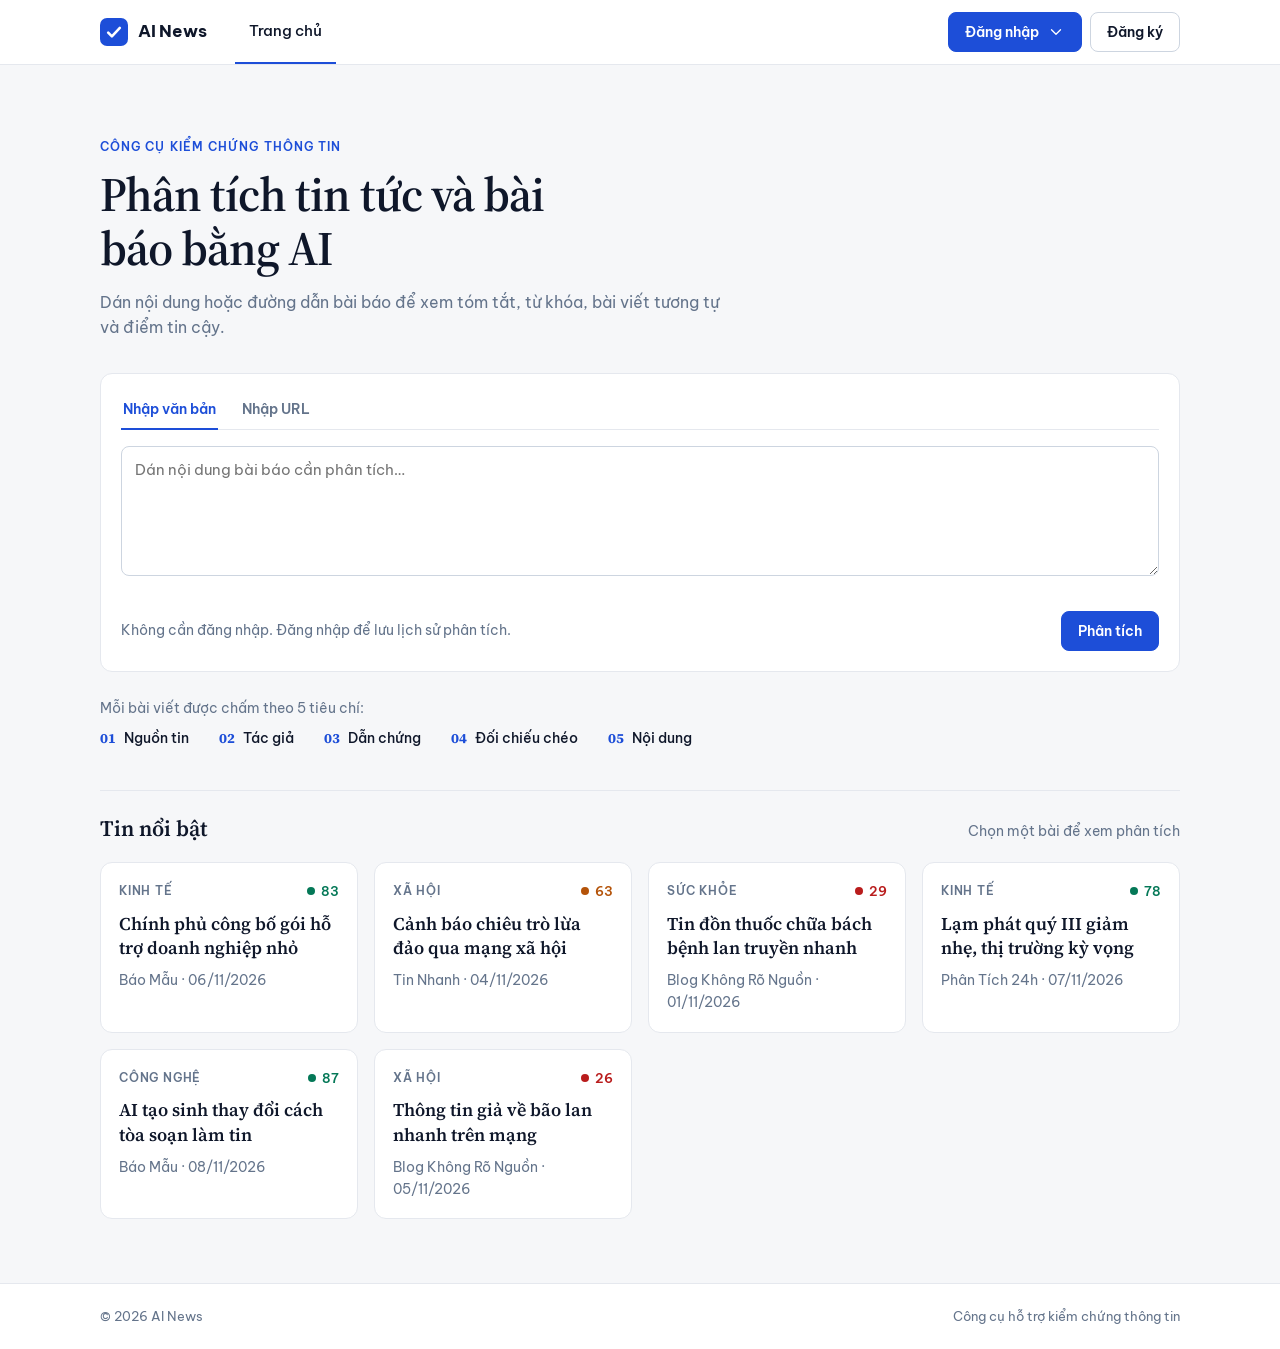
<file: index.html>
<!DOCTYPE html>
<html lang="vi">
<head>
<meta charset="utf-8">
<meta name="viewport" content="width=device-width, initial-scale=1, viewport-fit=cover">
<title>AI News – Phân tích tin tức bằng AI</title>
<link rel="icon" href="data:image/svg+xml,%3Csvg xmlns='http://www.w3.org/2000/svg' viewBox='0 0 24 24'%3E%3Crect width='24' height='24' rx='6' fill='%231d4ed8'/%3E%3Cpath d='M7 12.5l3.2 3.2L17 8.5' fill='none' stroke='white' stroke-width='2.2' stroke-linecap='round'/%3E%3C/svg%3E">
<link rel="preconnect" href="https://fonts.googleapis.com"><link rel="preconnect" href="https://fonts.gstatic.com" crossorigin>
<link href="https://fonts.googleapis.com/css2?family=Be+Vietnam+Pro:wght@400;500;600;700&family=Source+Serif+4:wght@500;600&display=swap" rel="stylesheet">
<link rel="stylesheet" href="assets/css/base.css">
<link rel="stylesheet" href="assets/css/layout.css">
<link rel="stylesheet" href="assets/css/components.css">
<link rel="stylesheet" href="assets/css/pages.css">
<link rel="stylesheet" href="assets/css/responsive.css">
</head>
<body>
<header class="hd" id="header"></header>
<main class="wrap" id="app"></main>
<footer id="footer"></footer>
<div id="ts" role="status"></div>
<noscript>Trang cần bật JavaScript để hoạt động.</noscript>

<!-- Thứ tự nạp: core -> models -> views -> controllers -> khởi động -->
<script src="app/core/app.js"></script>
<script src="app/core/utils.js"></script>
<script src="app/core/validator.js"></script>
<script src="app/models/AnalysisModel.js"></script>
<script src="app/models/database.js"></script>
<script src="app/models/UserModel.js"></script>
<script src="app/models/CategoryModel.js"></script>
<script src="app/models/SourceModel.js"></script>
<script src="app/models/ArticleModel.js"></script>
<script src="app/models/BookmarkModel.js"></script>
<script src="app/models/ReportModel.js"></script>
<script src="app/models/HistoryModel.js"></script>
<script src="app/core/session.js"></script>
<script src="app/views/components/icons.js"></script>
<script src="app/views/components/ui.js"></script>
<script src="app/views/LayoutView.js"></script>
<script src="app/views/HomeView.js"></script>
<script src="app/views/AuthView.js"></script>
<script src="app/views/ResultView.js"></script>
<script src="app/views/DashboardView.js"></script>
<script src="app/views/HistoryView.js"></script>
<script src="app/views/BookmarksView.js"></script>
<script src="app/views/MyReportsView.js"></script>
<script src="app/views/ProfileView.js"></script>
<script src="app/views/admin/AdminLayoutView.js"></script>
<script src="app/views/admin/OverviewView.js"></script>
<script src="app/views/admin/UsersView.js"></script>
<script src="app/views/admin/ArticlesView.js"></script>
<script src="app/views/admin/SourcesView.js"></script>
<script src="app/views/admin/CategoriesView.js"></script>
<script src="app/views/admin/ReportsView.js"></script>
<script src="app/core/events.js"></script>
<script src="app/core/router.js"></script>
<script src="app/controllers/LayoutController.js"></script>
<script src="app/controllers/AuthController.js"></script>
<script src="app/controllers/HomeController.js"></script>
<script src="app/controllers/ArticleController.js"></script>
<script src="app/controllers/UserController.js"></script>
<script src="app/controllers/AdminController.js"></script>
<script src="app/main.js"></script>
</body>
</html>
</file>
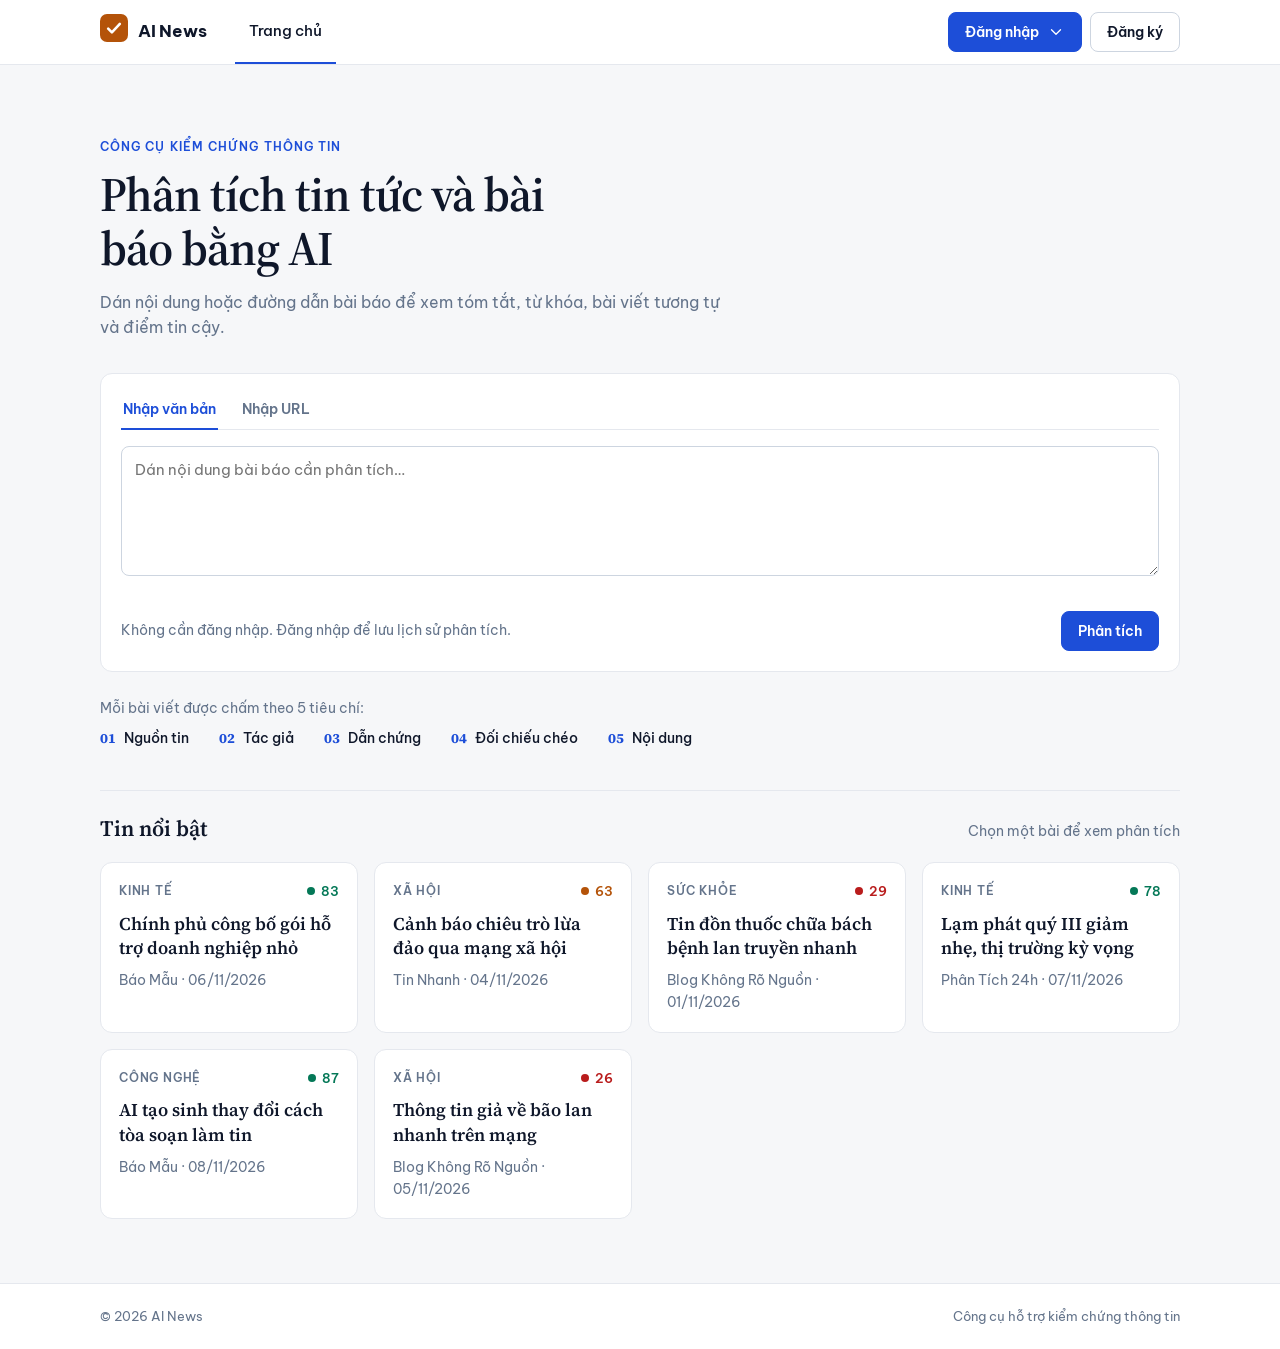
<file: frontend/index.html>
<!DOCTYPE html>
<html lang="vi">
<head>
<meta charset="utf-8">
<meta name="viewport" content="width=device-width, initial-scale=1, viewport-fit=cover">
<title>AI News – Phân tích tin tức bằng AI</title>
<link rel="icon" href="data:image/svg+xml,%3Csvg xmlns='http://www.w3.org/2000/svg' viewBox='0 0 24 24'%3E%3Crect width='24' height='24' rx='6' fill='%231d4ed8'/%3E%3Cpath d='M7 12.5l3.2 3.2L17 8.5' fill='none' stroke='white' stroke-width='2.2' stroke-linecap='round'/%3E%3C/svg%3E">
<link rel="preconnect" href="https://fonts.googleapis.com"><link rel="preconnect" href="https://fonts.gstatic.com" crossorigin>
<link href="https://fonts.googleapis.com/css2?family=Be+Vietnam+Pro:wght@400;500;600;700&family=Source+Serif+4:wght@500;600&display=swap" rel="stylesheet">
<link rel="stylesheet" href="assets/css/base.css">
<link rel="stylesheet" href="assets/css/layout.css">
<link rel="stylesheet" href="assets/css/components.css">
<link rel="stylesheet" href="assets/css/pages.css">
<link rel="stylesheet" href="assets/css/responsive.css">
</head>
<body>
<header class="hd" id="header"></header>
<main class="wrap" id="app"></main>
<footer id="footer"></footer>
<div id="ts" role="status"></div>
<noscript>Trang cần bật JavaScript để hoạt động.</noscript>

<!-- Thứ tự nạp: core -> models -> views -> controllers -> khởi động -->
<script src="app/core/app.js"></script>
<script src="app/core/utils.js"></script>
<script src="app/core/api.js"></script>
<script src="app/core/validator.js"></script>
<script src="app/models/AnalysisModel.js"></script>
<script src="app/models/database.js"></script>
<script src="app/models/UserModel.js"></script>
<script src="app/models/CategoryModel.js"></script>
<script src="app/models/SourceModel.js"></script>
<script src="app/models/ArticleModel.js"></script>
<script src="app/models/BookmarkModel.js"></script>
<script src="app/models/ReportModel.js"></script>
<script src="app/models/HistoryModel.js"></script>
<script src="app/core/session.js"></script>
<script src="app/views/components/icons.js"></script>
<script src="app/views/components/ui.js"></script>
<script src="app/views/LayoutView.js"></script>
<script src="app/views/HomeView.js"></script>
<script src="app/views/AuthView.js"></script>
<script src="app/views/ResultView.js"></script>
<script src="app/views/DashboardView.js"></script>
<script src="app/views/HistoryView.js"></script>
<script src="app/views/BookmarksView.js"></script>
<script src="app/views/MyReportsView.js"></script>
<script src="app/views/ProfileView.js"></script>
<script src="app/views/admin/AdminLayoutView.js"></script>
<script src="app/views/admin/OverviewView.js"></script>
<script src="app/views/admin/UsersView.js"></script>
<script src="app/views/admin/ArticlesView.js"></script>
<script src="app/views/admin/SourcesView.js"></script>
<script src="app/views/admin/CategoriesView.js"></script>
<script src="app/views/admin/ReportsView.js"></script>
<script src="app/core/events.js"></script>
<script src="app/core/router.js"></script>
<script src="app/controllers/LayoutController.js"></script>
<script src="app/controllers/AuthController.js"></script>
<script src="app/controllers/HomeController.js"></script>
<script src="app/controllers/ArticleController.js"></script>
<script src="app/controllers/UserController.js"></script>
<script src="app/controllers/AdminController.js"></script>
<script src="app/main.js"></script>
</body>
</html>
</file>
<file: assets/css/base.css>
/* Biến màu, reset, kiểu chữ nền tảng */
:root{--bg:#f6f7f9;--card:#fff;--tx:#0f172a;--mut:#64748b;--pri:#1d4ed8;--pri2:#1a3fb0;--on:#fff;--soft:#eef2ff;--bd:#e5e8ee;--line:#cdd5e0;--ok:#047857;--warn:#b45309;--bad:#b91c1c;--fd:"Source Serif 4",Georgia,"Times New Roman",serif;box-sizing:border-box;padding-top:env(safe-area-inset-top,0px);padding-bottom:env(safe-area-inset-bottom,0px)}
@media(prefers-color-scheme:dark){:root:not([data-theme="light"]){--bg:#0a1120;--card:#101a2e;--tx:#e7ecf6;--mut:#93a1ba;--pri:#6f9cff;--pri2:#9bbcff;--on:#0a1120;--soft:#15233f;--bd:#1d2a45;--line:#2c3c5c;--ok:#34d399;--warn:#fbbf24;--bad:#f87171}}
:root[data-theme="dark"]{--bg:#0a1120;--card:#101a2e;--tx:#e7ecf6;--mut:#93a1ba;--pri:#6f9cff;--pri2:#9bbcff;--on:#0a1120;--soft:#15233f;--bd:#1d2a45;--line:#2c3c5c;--ok:#34d399;--warn:#fbbf24;--bad:#f87171}
html{scroll-padding-top:env(safe-area-inset-top,0px);color-scheme:light dark}
*{box-sizing:border-box;margin:0}
body{background:var(--bg);color:var(--tx);font:15px/1.6 "Be Vietnam Pro",system-ui,-apple-system,"Segoe UI",Roboto,sans-serif;-webkit-font-smoothing:antialiased}
a{color:inherit;text-decoration:none}
.wrap{max-width:1120px;margin:auto;padding:0 20px}
.ic{width:18px;height:18px;fill:none;stroke:currentColor;stroke-width:1.75;stroke-linecap:round;stroke-linejoin:round;flex:none}
.ic.big{width:44px;height:44px;color:var(--ok);margin-bottom:6px}
.page{padding:32px 0 64px;animation:in .25s}
@keyframes in{from{opacity:0;transform:translateY(6px)}}
.bad{border-color:var(--bad)!important}
.er{color:var(--bad);font-size:12.5px;min-height:18px}
h2.t{font-family:var(--fd);font-weight:600;font-size:26px;line-height:1.25;letter-spacing:-.01em}
.mut{color:var(--mut);font-size:13.5px}
.row{display:flex;justify-content:space-between;align-items:center;gap:12px;flex-wrap:wrap}
.lnk{color:var(--pri);font-weight:600;background:none;border:0;padding:0;font:inherit;font-weight:600;cursor:pointer}
.empty{text-align:center;padding:40px 12px;color:var(--mut)}
.empty .t{color:var(--tx);margin-bottom:6px}
</file>
<file: assets/css/layout.css>
/* Khung trang: header, điều hướng, menu xổ xuống, footer, toast */
.hd{position:sticky;top:env(safe-area-inset-top,0px);z-index:11;background:var(--card);border-bottom:1px solid var(--bd)}
.nav{display:flex;align-items:center;gap:8px;height:64px;position:relative}
.logo{display:flex;align-items:center;gap:10px;font-weight:700;font-size:17px;letter-spacing:-.01em;margin-right:20px}
.mk{width:28px;height:28px;color:var(--pri)}
nav{display:flex;margin-right:auto}
nav a{display:flex;align-items:center;height:64px;padding:0 14px;color:var(--mut);font-weight:500;border-bottom:2px solid transparent;transition:color .15s,border-color .15s}
nav a:hover{color:var(--tx)}
nav a.on{color:var(--tx);border-color:var(--pri)}
#au{display:flex;gap:8px;align-items:center}
.dd{position:relative}
.menu{display:none;position:absolute;right:0;top:calc(100% + 8px);width:300px;max-width:calc(100vw - 32px);background:var(--card);border:1px solid var(--bd);border-radius:10px;padding:6px;box-shadow:0 14px 36px rgba(15,23,42,.14);z-index:20}
.dd.open .menu{display:block}
.menu a,.menu button{display:flex;gap:12px;align-items:flex-start;width:100%;text-align:left;padding:10px 12px;border:0;background:none;border-radius:8px;color:var(--tx);font:inherit;cursor:pointer;transition:background .15s}
.menu a:hover,.menu button:hover{background:var(--soft)}
.menu b{display:block;font-weight:600;font-size:14px;line-height:1.35}
.menu span{display:block;color:var(--mut);font-size:12.5px;line-height:1.4}
.menu .ic{margin-top:2px;color:var(--pri)}
.mf{border-top:1px solid var(--bd);margin-top:6px;padding:10px 12px 6px;font-size:13px;color:var(--mut)}
.mf a{display:inline!important;width:auto!important;padding:0!important;background:none!important}
.burger{display:none;width:40px;height:40px;align-items:center;justify-content:center;border:1px solid var(--line);border-radius:8px;background:none;color:var(--tx);cursor:pointer;transition:background .15s}
.av{width:28px;height:28px;border-radius:50%;background:var(--soft);color:var(--pri);display:inline-grid;place-items:center;font-weight:700;font-size:13px;flex:none}
footer{border-top:1px solid var(--bd);background:var(--card);padding:22px 0;color:var(--mut);font-size:13px}
footer .wrap{display:flex;justify-content:space-between;gap:12px;flex-wrap:wrap}
#ts{position:fixed;left:50%;bottom:calc(22px + env(safe-area-inset-bottom,0px));transform:translate(-50%,16px);background:var(--tx);color:var(--bg);padding:10px 18px;border-radius:8px;opacity:0;pointer-events:none;transition:.25s;z-index:30;font-size:14px}
#ts.show{opacity:1;transform:translate(-50%,0)}
</file>
<file: assets/css/components.css>
/* Thành phần dùng lại: nút, form, thẻ, bảng, tab, huy hiệu */
body::before{content:"";position:fixed;inset:0 0 auto;height:env(safe-area-inset-top,0px);background:var(--card);z-index:10}
.burger:hover{background:var(--soft)}
.btn{display:inline-flex;align-items:center;justify-content:center;gap:8px;height:40px;padding:0 16px;border:1px solid var(--pri);border-radius:8px;background:var(--pri);color:var(--on);font-family:inherit;font-size:14px;font-weight:600;cursor:pointer;transition:background .15s,border-color .15s,color .15s,transform .1s}
.btn:hover{background:var(--pri2);border-color:var(--pri2)}
.btn:active{transform:translateY(1px)}
.btn:focus-visible,input:focus-visible,textarea:focus-visible,select:focus-visible,button:focus-visible{outline:2px solid var(--pri);outline-offset:2px}
.btn.ghost{background:transparent;color:var(--tx);border-color:var(--line)}
.btn.ghost:hover{background:var(--soft);border-color:var(--pri);color:var(--pri)}
.btn.red{background:transparent;color:var(--bad);border-color:var(--bad)}
.btn.red:hover{background:var(--bad);color:#fff}
.btn.full{width:100%}
.btn.sm{height:32px;padding:0 12px;font-size:13px}
.btn[disabled]{opacity:.6;pointer-events:none}
.box{background:var(--card);border:1px solid var(--bd);border-radius:12px;padding:20px;margin-top:20px}
.tabs{display:flex;gap:22px;border-bottom:1px solid var(--bd);margin:-4px 0 16px}
.tabs button{background:none;border:0;border-bottom:2px solid transparent;padding:10px 2px;margin-bottom:-1px;color:var(--mut);font-family:inherit;font-size:14px;font-weight:600;cursor:pointer;transition:color .15s}
.tabs button:hover{color:var(--tx)}
.tabs button.on{color:var(--pri);border-color:var(--pri)}
input,textarea,select{width:100%;padding:0 13px;height:42px;border:1px solid var(--line);border-radius:8px;background:var(--card);color:var(--tx);font:inherit;transition:border-color .15s,box-shadow .15s}
textarea{height:auto;min-height:130px;padding:11px 13px;resize:vertical}
textarea.sm{min-height:90px}
input:hover,textarea:hover,select:hover{border-color:var(--pri)}
input:focus,textarea:focus,select:focus{border-color:var(--pri);box-shadow:0 0 0 3px var(--soft);outline:none}
input[type=checkbox]{width:auto;height:auto}
label{font-weight:600;font-size:13px;display:block;margin:14px 0 6px}
.sec{display:flex;justify-content:space-between;align-items:baseline;margin:40px 0 16px;padding-top:20px;border-top:1px solid var(--bd)}
.sec h2{font-family:var(--fd);font-weight:600;font-size:22px}
.grid{display:grid;grid-template-columns:repeat(auto-fill,minmax(250px,1fr));gap:16px}
.card{display:flex;flex-direction:column;gap:10px;padding:18px;background:var(--card);border:1px solid var(--bd);border-radius:12px;cursor:pointer;transition:border-color .15s,transform .15s}
.card:hover{border-color:var(--pri);transform:translateY(-2px)}
.card h3{font-family:var(--fd);font-weight:600;font-size:18px;line-height:1.35}
.cat{font-size:11.5px;font-weight:600;letter-spacing:.07em;text-transform:uppercase;color:var(--mut)}
.bg{display:inline-flex;align-items:center;gap:6px;font-size:13px;font-weight:600;color:var(--c);white-space:nowrap}
.bg i{width:8px;height:8px;border-radius:50%;background:var(--c)}
.tag{display:inline-block;padding:2px 9px;border:1px solid var(--bd);border-radius:6px;font-size:12.5px;margin:2px 4px 2px 0;background:var(--card)}
.chip{display:inline-flex;align-items:center;padding:6px 12px;border:1px solid var(--bd);border-radius:8px;font-size:13px;color:var(--mut);background:var(--card)}
.lnk:hover{text-decoration:underline}
.pw{position:relative}
.pw button{position:absolute;right:6px;top:6px;height:30px;padding:0 10px;background:none;border:0;border-radius:6px;color:var(--mut);font:inherit;font-size:13px;font-weight:600;cursor:pointer}
.pw button:hover{background:var(--soft);color:var(--pri)}
.chk{display:flex;gap:8px;align-items:center;font-weight:400;margin:14px 0 2px}
.or{display:flex;align-items:center;gap:10px;color:var(--mut);font-size:12px;margin:16px 0}
.or::before,.or::after{content:"";flex:1;height:1px;background:var(--bd)}
.bar{height:4px;border-radius:2px;background:var(--bd);overflow:hidden;margin:5px 0 12px}
.bar i{display:block;height:100%;background:var(--c)}
.hi{display:flex;gap:12px;align-items:center;padding:13px 0;border-bottom:1px solid var(--bd);cursor:pointer}
.hi:last-child{border-bottom:0}
.hi .x{flex:1;min-width:0}
.hi h3{font-size:14.5px;font-weight:600;overflow:hidden;text-overflow:ellipsis;white-space:nowrap;transition:color .15s}
.hi:hover h3{color:var(--pri)}
.stp{display:flex;gap:6px;margin:14px 0 4px}
.stp b{flex:1;height:3px;border-radius:2px;background:var(--bd)}
.stp b.on{background:var(--pri)}
.tw{overflow-x:auto}
table{width:100%;border-collapse:collapse;font-size:14px}
th{text-align:left;font-size:11.5px;letter-spacing:.06em;text-transform:uppercase;color:var(--mut);font-weight:600;padding:8px 10px;border-bottom:1px solid var(--line);white-space:nowrap}
td{padding:12px 10px;border-bottom:1px solid var(--bd);vertical-align:middle}
tbody tr{transition:background .12s}
tbody tr:hover{background:var(--bg)}
tr:last-child td{border-bottom:0}
.who{display:flex;gap:10px;align-items:center}
.who .av{width:34px;height:34px}
.ac{white-space:nowrap;text-align:right}
.ac .btn{margin-left:6px}
</file>
<file: assets/css/pages.css>
/* Kiểu riêng của từng trang: trang chủ, đăng nhập, kết quả, dashboard, quản trị */
.hero{padding:40px 0 4px}
.eyebrow{font-size:12px;font-weight:600;letter-spacing:.09em;text-transform:uppercase;color:var(--pri);margin-bottom:12px}
.hero h1{font-family:var(--fd);font-weight:600;font-size:clamp(30px,5vw,48px);line-height:1.12;letter-spacing:-.02em;max-width:20ch}
.lead{color:var(--mut);max-width:58ch;margin-top:14px;font-size:16px}
.dh{padding:8px 0 0}.dh h1{font-size:30px}.dh p:not(.eyebrow){color:var(--mut);margin:8px 0 16px!important}
.crit{display:flex;flex-wrap:wrap;gap:8px 30px;list-style:none;padding:0}
.crit li{font-weight:500;font-size:14px}
.crit b{font-family:var(--fd);color:var(--pri);margin-right:8px}
.auth{max-width:420px;margin:16px auto}
.auth .box{padding:28px}
.res{display:grid;grid-template-columns:1fr 310px;gap:18px;align-items:start}
.res .box{margin-top:0}
.col{display:grid;gap:18px}
.meta{display:flex;flex-wrap:wrap;gap:4px 18px;color:var(--mut);font-size:13.5px;margin-top:8px}
.gg{position:relative;width:150px;margin:8px auto 14px}
.gg svg{display:block}
.gg b{position:absolute;inset:0;display:grid;place-content:center;text-align:center;font-family:var(--fd);font-size:40px;font-weight:600;line-height:1}
.gg small{display:block;font-family:"Be Vietnam Pro",sans-serif;font-size:12px;font-weight:500;color:var(--mut);margin-top:4px}
.pf{display:grid;grid-template-columns:240px 1fr;gap:18px;align-items:start}
.pf .box{margin-top:0}
.pf>div:last-child{display:grid;gap:18px}
.side{text-align:center}
.side .av{width:64px;height:64px;font-size:26px;margin-bottom:10px}
.ok{text-align:center;padding:10px 0}
.g2{display:grid;grid-template-columns:2fr 1fr;gap:18px;margin-top:18px}
.g2 .box{margin-top:0}
.sts{display:grid;grid-template-columns:repeat(auto-fit,minmax(200px,1fr));gap:14px;margin-top:22px}
.adm .sts{grid-template-columns:repeat(auto-fit,minmax(165px,1fr))}
.st{position:relative;background:var(--card);border:1px solid var(--bd);border-radius:12px;padding:16px 18px}
.st .ic{position:absolute;right:16px;top:16px;color:var(--mut)}
.st .l{font-size:12px;font-weight:600;letter-spacing:.05em;text-transform:uppercase;color:var(--mut)}
.st b{display:block;font-family:var(--fd);font-size:34px;font-weight:600;line-height:1.2;margin-top:6px;font-variant-numeric:tabular-nums}
.st small{color:var(--mut);font-size:12.5px}
.adm{display:grid;grid-template-columns:200px 1fr;gap:22px;align-items:start}
.sb{margin-top:0;position:sticky;top:calc(80px + env(safe-area-inset-top,0px));display:grid;gap:2px;padding:10px}
.sb b{padding:6px 10px 8px;font-size:12px;letter-spacing:.08em;text-transform:uppercase;color:var(--mut)}
.sb a{display:flex;align-items:center;gap:10px;padding:9px 10px;border-radius:8px;color:var(--mut);font-weight:500;transition:background .15s,color .15s}
.sb a:hover{background:var(--bg);color:var(--tx)}
.sb a.on{background:var(--soft);color:var(--pri)}
.bc{display:flex;gap:12px;height:200px;padding-top:22px;margin-top:8px}
.bc>div{flex:1;display:flex;flex-direction:column;align-items:center;gap:6px}
.bc u{flex:1;width:100%;display:flex;align-items:flex-end;justify-content:center;text-decoration:none}
.bc i{display:block;width:100%;max-width:36px;border-radius:4px 4px 0 0;background:var(--pri);position:relative;transition:opacity .15s}
.bc i:hover{opacity:.8}
.bc em{position:absolute;top:-20px;left:-10px;right:-10px;text-align:center;font-style:normal;font-size:12px;font-weight:600}
.bc span{font-size:11.5px;color:var(--mut)}
.dn{width:140px;height:140px;border-radius:50%;margin:8px auto 18px;display:grid;place-items:center;background:conic-gradient(var(--ok) 0 calc(var(--a)*1%),var(--warn) 0 calc(var(--b)*1%),var(--bad) 0)}
.dn b{width:112px;height:112px;border-radius:50%;background:var(--card);display:grid;place-items:center;font-family:var(--fd);font-size:28px;text-align:center;line-height:1.1}
.dn small{display:block;font-family:"Be Vietnam Pro",sans-serif;font-size:11px;color:var(--mut);font-weight:500}
.lg{display:grid;gap:8px;font-size:13px}
.lg span{display:flex;justify-content:space-between}
.lg i{display:inline-block;width:8px;height:8px;border-radius:50%;background:var(--c);margin-right:8px}
</file>
<file: assets/css/responsive.css>
/* Màn hình nhỏ và tùy chọn giảm chuyển động */
@media(max-width:820px){.res,.pf,.g2,.adm{grid-template-columns:1fr}.burger{display:flex}nav{display:none;position:absolute;top:64px;left:-20px;right:-20px;background:var(--card);border-bottom:1px solid var(--bd);padding:6px 20px;flex-direction:column}nav.open{display:flex}nav a{height:46px;border-bottom:0;border-left:2px solid transparent;padding-left:12px}nav a.on{border-left-color:var(--pri)}.sb{position:static;display:flex;overflow-x:auto}.sb b{display:none}.sb a{white-space:nowrap}}
@media(max-width:560px){#au>.btn.ghost{display:none}.hero{padding-top:24px}}
@media(prefers-reduced-motion:reduce){*{transition:none!important;animation:none!important}}
</file>
<file: frontend/assets/css/base.css>
/* Biến màu, reset, kiểu chữ nền tảng */
:root{--bg:#f6f7f9;--card:#fff;--tx:#0f172a;--mut:#64748b;--pri:#1d4ed8;--pri2:#1a3fb0;--on:#fff;--soft:#eef2ff;--bd:#e5e8ee;--line:#cdd5e0;--ok:#047857;--warn:#b45309;--bad:#b91c1c;--fd:"Source Serif 4",Georgia,"Times New Roman",serif;box-sizing:border-box;padding-top:env(safe-area-inset-top,0px);padding-bottom:env(safe-area-inset-bottom,0px)}
@media(prefers-color-scheme:dark){:root:not([data-theme="light"]){--bg:#0a1120;--card:#101a2e;--tx:#e7ecf6;--mut:#93a1ba;--pri:#6f9cff;--pri2:#9bbcff;--on:#0a1120;--soft:#15233f;--bd:#1d2a45;--line:#2c3c5c;--ok:#34d399;--warn:#fbbf24;--bad:#f87171}}
:root[data-theme="dark"]{--bg:#0a1120;--card:#101a2e;--tx:#e7ecf6;--mut:#93a1ba;--pri:#6f9cff;--pri2:#9bbcff;--on:#0a1120;--soft:#15233f;--bd:#1d2a45;--line:#2c3c5c;--ok:#34d399;--warn:#fbbf24;--bad:#f87171}
html{scroll-padding-top:env(safe-area-inset-top,0px);color-scheme:light dark}
*{box-sizing:border-box;margin:0}
body{background:var(--bg);color:var(--tx);font:15px/1.6 "Be Vietnam Pro",system-ui,-apple-system,"Segoe UI",Roboto,sans-serif;-webkit-font-smoothing:antialiased}
a{color:inherit;text-decoration:none}
.wrap{max-width:1120px;margin:auto;padding:0 20px}
.ic{width:18px;height:18px;fill:none;stroke:currentColor;stroke-width:1.75;stroke-linecap:round;stroke-linejoin:round;flex:none}
.ic.big{width:44px;height:44px;color:var(--ok);margin-bottom:6px}
.page{padding:32px 0 64px;animation:in .25s}
@keyframes in{from{opacity:0;transform:translateY(6px)}}
.bad{border-color:var(--bad)!important}
.er{color:var(--bad);font-size:12.5px;min-height:18px}
h2.t{font-family:var(--fd);font-weight:600;font-size:26px;line-height:1.25;letter-spacing:-.01em}
.mut{color:var(--mut);font-size:13.5px}
.row{display:flex;justify-content:space-between;align-items:center;gap:12px;flex-wrap:wrap}
.lnk{color:var(--pri);font-weight:600;background:none;border:0;padding:0;font:inherit;font-weight:600;cursor:pointer}
.empty{text-align:center;padding:40px 12px;color:var(--mut)}
.empty .t{color:var(--tx);margin-bottom:6px}
</file>
<file: frontend/assets/css/layout.css>
/* Khung trang: header, điều hướng, menu xổ xuống, footer, toast */
.hd{position:sticky;top:env(safe-area-inset-top,0px);z-index:11;background:var(--card);border-bottom:1px solid var(--bd)}
.nav{display:flex;align-items:center;gap:8px;height:64px;position:relative}
.logo{display:flex;align-items:center;gap:10px;font-weight:700;font-size:17px;letter-spacing:-.01em;margin-right:20px}
.mk{width:28px;height:28px;color:var(--pri)}
nav{display:flex;margin-right:auto}
nav a{display:flex;align-items:center;height:64px;padding:0 14px;color:var(--mut);font-weight:500;border-bottom:2px solid transparent;transition:color .15s,border-color .15s}
nav a:hover{color:var(--tx)}
nav a.on{color:var(--tx);border-color:var(--pri)}
#au{display:flex;gap:8px;align-items:center}
.dd{position:relative}
.menu{display:none;position:absolute;right:0;top:calc(100% + 8px);width:300px;max-width:calc(100vw - 32px);background:var(--card);border:1px solid var(--bd);border-radius:10px;padding:6px;box-shadow:0 14px 36px rgba(15,23,42,.14);z-index:20}
.dd.open .menu{display:block}
.menu a,.menu button{display:flex;gap:12px;align-items:flex-start;width:100%;text-align:left;padding:10px 12px;border:0;background:none;border-radius:8px;color:var(--tx);font:inherit;cursor:pointer;transition:background .15s}
.menu a:hover,.menu button:hover{background:var(--soft)}
.menu b{display:block;font-weight:600;font-size:14px;line-height:1.35}
.menu span{display:block;color:var(--mut);font-size:12.5px;line-height:1.4}
.menu .ic{margin-top:2px;color:var(--pri)}
.mf{border-top:1px solid var(--bd);margin-top:6px;padding:10px 12px 6px;font-size:13px;color:var(--mut)}
.mf a{display:inline!important;width:auto!important;padding:0!important;background:none!important}
.burger{display:none;width:40px;height:40px;align-items:center;justify-content:center;border:1px solid var(--line);border-radius:8px;background:none;color:var(--tx);cursor:pointer;transition:background .15s}
.av{width:28px;height:28px;border-radius:50%;background:var(--soft);color:var(--pri);display:inline-grid;place-items:center;font-weight:700;font-size:13px;flex:none}
footer{border-top:1px solid var(--bd);background:var(--card);padding:22px 0;color:var(--mut);font-size:13px}
footer .wrap{display:flex;justify-content:space-between;gap:12px;flex-wrap:wrap}
#ts{position:fixed;left:50%;bottom:calc(22px + env(safe-area-inset-bottom,0px));transform:translate(-50%,16px);background:var(--tx);color:var(--bg);padding:10px 18px;border-radius:8px;opacity:0;pointer-events:none;transition:.25s;z-index:30;font-size:14px}
#ts.show{opacity:1;transform:translate(-50%,0)}
</file>
<file: frontend/assets/css/components.css>
/* Thành phần dùng lại: nút, form, thẻ, bảng, tab, huy hiệu */
body::before{content:"";position:fixed;inset:0 0 auto;height:env(safe-area-inset-top,0px);background:var(--card);z-index:10}
.burger:hover{background:var(--soft)}
.btn{display:inline-flex;align-items:center;justify-content:center;gap:8px;height:40px;padding:0 16px;border:1px solid var(--pri);border-radius:8px;background:var(--pri);color:var(--on);font-family:inherit;font-size:14px;font-weight:600;cursor:pointer;transition:background .15s,border-color .15s,color .15s,transform .1s}
.btn:hover{background:var(--pri2);border-color:var(--pri2)}
.btn:active{transform:translateY(1px)}
.btn:focus-visible,input:focus-visible,textarea:focus-visible,select:focus-visible,button:focus-visible{outline:2px solid var(--pri);outline-offset:2px}
.btn.ghost{background:transparent;color:var(--tx);border-color:var(--line)}
.btn.ghost:hover{background:var(--soft);border-color:var(--pri);color:var(--pri)}
.btn.red{background:transparent;color:var(--bad);border-color:var(--bad)}
.btn.red:hover{background:var(--bad);color:#fff}
.btn.full{width:100%}
.btn.sm{height:32px;padding:0 12px;font-size:13px}
.btn[disabled]{opacity:.6;pointer-events:none}
.box{background:var(--card);border:1px solid var(--bd);border-radius:12px;padding:20px;margin-top:20px}
.tabs{display:flex;gap:22px;border-bottom:1px solid var(--bd);margin:-4px 0 16px}
.tabs button{background:none;border:0;border-bottom:2px solid transparent;padding:10px 2px;margin-bottom:-1px;color:var(--mut);font-family:inherit;font-size:14px;font-weight:600;cursor:pointer;transition:color .15s}
.tabs button:hover{color:var(--tx)}
.tabs button.on{color:var(--pri);border-color:var(--pri)}
input,textarea,select{width:100%;padding:0 13px;height:42px;border:1px solid var(--line);border-radius:8px;background:var(--card);color:var(--tx);font:inherit;transition:border-color .15s,box-shadow .15s}
textarea{height:auto;min-height:130px;padding:11px 13px;resize:vertical}
textarea.sm{min-height:90px}
input:hover,textarea:hover,select:hover{border-color:var(--pri)}
input:focus,textarea:focus,select:focus{border-color:var(--pri);box-shadow:0 0 0 3px var(--soft);outline:none}
input[type=checkbox]{width:auto;height:auto}
label{font-weight:600;font-size:13px;display:block;margin:14px 0 6px}
.sec{display:flex;justify-content:space-between;align-items:baseline;margin:40px 0 16px;padding-top:20px;border-top:1px solid var(--bd)}
.sec h2{font-family:var(--fd);font-weight:600;font-size:22px}
.grid{display:grid;grid-template-columns:repeat(auto-fill,minmax(250px,1fr));gap:16px}
.card{display:flex;flex-direction:column;gap:10px;padding:18px;background:var(--card);border:1px solid var(--bd);border-radius:12px;cursor:pointer;transition:border-color .15s,transform .15s}
.card:hover{border-color:var(--pri);transform:translateY(-2px)}
.card h3{font-family:var(--fd);font-weight:600;font-size:18px;line-height:1.35}
.cat{font-size:11.5px;font-weight:600;letter-spacing:.07em;text-transform:uppercase;color:var(--mut)}
.bg{display:inline-flex;align-items:center;gap:6px;font-size:13px;font-weight:600;color:var(--c);white-space:nowrap}
.bg i{width:8px;height:8px;border-radius:50%;background:var(--c)}
.tag{display:inline-block;padding:2px 9px;border:1px solid var(--bd);border-radius:6px;font-size:12.5px;margin:2px 4px 2px 0;background:var(--card)}
.chip{display:inline-flex;align-items:center;padding:6px 12px;border:1px solid var(--bd);border-radius:8px;font-size:13px;color:var(--mut);background:var(--card)}
.lnk:hover{text-decoration:underline}
.pw{position:relative}
.pw button{position:absolute;right:6px;top:6px;height:30px;padding:0 10px;background:none;border:0;border-radius:6px;color:var(--mut);font:inherit;font-size:13px;font-weight:600;cursor:pointer}
.pw button:hover{background:var(--soft);color:var(--pri)}
.chk{display:flex;gap:8px;align-items:center;font-weight:400;margin:14px 0 2px}
.or{display:flex;align-items:center;gap:10px;color:var(--mut);font-size:12px;margin:16px 0}
.or::before,.or::after{content:"";flex:1;height:1px;background:var(--bd)}
.bar{height:4px;border-radius:2px;background:var(--bd);overflow:hidden;margin:5px 0 12px}
.bar i{display:block;height:100%;background:var(--c)}
.hi{display:flex;gap:12px;align-items:center;padding:13px 0;border-bottom:1px solid var(--bd);cursor:pointer}
.hi:last-child{border-bottom:0}
.hi .x{flex:1;min-width:0}
.hi h3{font-size:14.5px;font-weight:600;overflow:hidden;text-overflow:ellipsis;white-space:nowrap;transition:color .15s}
.hi:hover h3{color:var(--pri)}
.stp{display:flex;gap:6px;margin:14px 0 4px}
.stp b{flex:1;height:3px;border-radius:2px;background:var(--bd)}
.stp b.on{background:var(--pri)}
.tw{overflow-x:auto}
table{width:100%;border-collapse:collapse;font-size:14px}
th{text-align:left;font-size:11.5px;letter-spacing:.06em;text-transform:uppercase;color:var(--mut);font-weight:600;padding:8px 10px;border-bottom:1px solid var(--line);white-space:nowrap}
td{padding:12px 10px;border-bottom:1px solid var(--bd);vertical-align:middle}
tbody tr{transition:background .12s}
tbody tr:hover{background:var(--bg)}
tr:last-child td{border-bottom:0}
.who{display:flex;gap:10px;align-items:center}
.who .av{width:34px;height:34px}
.ac{white-space:nowrap;text-align:right}
.ac .btn{margin-left:6px}
</file>
<file: frontend/assets/css/pages.css>
/* Kiểu riêng của từng trang: trang chủ, đăng nhập, kết quả, dashboard, quản trị */
.hero{padding:40px 0 4px}
.eyebrow{font-size:12px;font-weight:600;letter-spacing:.09em;text-transform:uppercase;color:var(--pri);margin-bottom:12px}
.hero h1{font-family:var(--fd);font-weight:600;font-size:clamp(30px,5vw,48px);line-height:1.12;letter-spacing:-.02em;max-width:20ch}
.lead{color:var(--mut);max-width:58ch;margin-top:14px;font-size:16px}
.dh{padding:8px 0 0}.dh h1{font-size:30px}.dh p:not(.eyebrow){color:var(--mut);margin:8px 0 16px!important}
.crit{display:flex;flex-wrap:wrap;gap:8px 30px;list-style:none;padding:0}
.crit li{font-weight:500;font-size:14px}
.crit b{font-family:var(--fd);color:var(--pri);margin-right:8px}
.auth{max-width:420px;margin:16px auto}
.auth .box{padding:28px}
.res{display:grid;grid-template-columns:1fr 310px;gap:18px;align-items:start}
.res .box{margin-top:0}
.col{display:grid;gap:18px}
.meta{display:flex;flex-wrap:wrap;gap:4px 18px;color:var(--mut);font-size:13.5px;margin-top:8px}
.gg{position:relative;width:150px;margin:8px auto 14px}
.gg svg{display:block}
.gg b{position:absolute;inset:0;display:grid;place-content:center;text-align:center;font-family:var(--fd);font-size:40px;font-weight:600;line-height:1}
.gg small{display:block;font-family:"Be Vietnam Pro",sans-serif;font-size:12px;font-weight:500;color:var(--mut);margin-top:4px}
.pf{display:grid;grid-template-columns:240px 1fr;gap:18px;align-items:start}
.pf .box{margin-top:0}
.pf>div:last-child{display:grid;gap:18px}
.side{text-align:center}
.side .av{width:64px;height:64px;font-size:26px;margin-bottom:10px}
.ok{text-align:center;padding:10px 0}
.g2{display:grid;grid-template-columns:2fr 1fr;gap:18px;margin-top:18px}
.g2 .box{margin-top:0}
.sts{display:grid;grid-template-columns:repeat(auto-fit,minmax(200px,1fr));gap:14px;margin-top:22px}
.adm .sts{grid-template-columns:repeat(auto-fit,minmax(165px,1fr))}
.st{position:relative;background:var(--card);border:1px solid var(--bd);border-radius:12px;padding:16px 18px}
.st .ic{position:absolute;right:16px;top:16px;color:var(--mut)}
.st .l{font-size:12px;font-weight:600;letter-spacing:.05em;text-transform:uppercase;color:var(--mut)}
.st b{display:block;font-family:var(--fd);font-size:34px;font-weight:600;line-height:1.2;margin-top:6px;font-variant-numeric:tabular-nums}
.st small{color:var(--mut);font-size:12.5px}
.adm{display:grid;grid-template-columns:200px 1fr;gap:22px;align-items:start}
.sb{margin-top:0;position:sticky;top:calc(80px + env(safe-area-inset-top,0px));display:grid;gap:2px;padding:10px}
.sb b{padding:6px 10px 8px;font-size:12px;letter-spacing:.08em;text-transform:uppercase;color:var(--mut)}
.sb a{display:flex;align-items:center;gap:10px;padding:9px 10px;border-radius:8px;color:var(--mut);font-weight:500;transition:background .15s,color .15s}
.sb a:hover{background:var(--bg);color:var(--tx)}
.sb a.on{background:var(--soft);color:var(--pri)}
.bc{display:flex;gap:12px;height:200px;padding-top:22px;margin-top:8px}
.bc>div{flex:1;display:flex;flex-direction:column;align-items:center;gap:6px}
.bc u{flex:1;width:100%;display:flex;align-items:flex-end;justify-content:center;text-decoration:none}
.bc i{display:block;width:100%;max-width:36px;border-radius:4px 4px 0 0;background:var(--pri);position:relative;transition:opacity .15s}
.bc i:hover{opacity:.8}
.bc em{position:absolute;top:-20px;left:-10px;right:-10px;text-align:center;font-style:normal;font-size:12px;font-weight:600}
.bc span{font-size:11.5px;color:var(--mut)}
.dn{width:140px;height:140px;border-radius:50%;margin:8px auto 18px;display:grid;place-items:center;background:conic-gradient(var(--ok) 0 calc(var(--a)*1%),var(--warn) 0 calc(var(--b)*1%),var(--bad) 0)}
.dn b{width:112px;height:112px;border-radius:50%;background:var(--card);display:grid;place-items:center;font-family:var(--fd);font-size:28px;text-align:center;line-height:1.1}
.dn small{display:block;font-family:"Be Vietnam Pro",sans-serif;font-size:11px;color:var(--mut);font-weight:500}
.lg{display:grid;gap:8px;font-size:13px}
.lg span{display:flex;justify-content:space-between}
.lg i{display:inline-block;width:8px;height:8px;border-radius:50%;background:var(--c);margin-right:8px}
/* Phần "Vì sao bài viết được đánh giá như vậy" và nhãn chế độ giả lập */
.ex{list-style:none;padding:0;margin:0;display:grid;gap:8px}
.ex li{display:flex;gap:10px;align-items:flex-start;font-size:14px}
.ex b{flex:none;width:20px;text-align:center}
.ex .ok b{color:var(--ok)}
.ex .warn b{color:var(--warn)}
.mk{font-size:12.5px;color:var(--warn);margin:0 0 8px}
</file>
<file: frontend/assets/css/responsive.css>
/* Màn hình nhỏ và tùy chọn giảm chuyển động */
@media(max-width:820px){.res,.pf,.g2,.adm{grid-template-columns:1fr}.burger{display:flex}nav{display:none;position:absolute;top:64px;left:-20px;right:-20px;background:var(--card);border-bottom:1px solid var(--bd);padding:6px 20px;flex-direction:column}nav.open{display:flex}nav a{height:46px;border-bottom:0;border-left:2px solid transparent;padding-left:12px}nav a.on{border-left-color:var(--pri)}.sb{position:static;display:flex;overflow-x:auto}.sb b{display:none}.sb a{white-space:nowrap}}
@media(max-width:560px){#au>.btn.ghost{display:none}.hero{padding-top:24px}}
@media(prefers-reduced-motion:reduce){*{transition:none!important;animation:none!important}}
</file>
